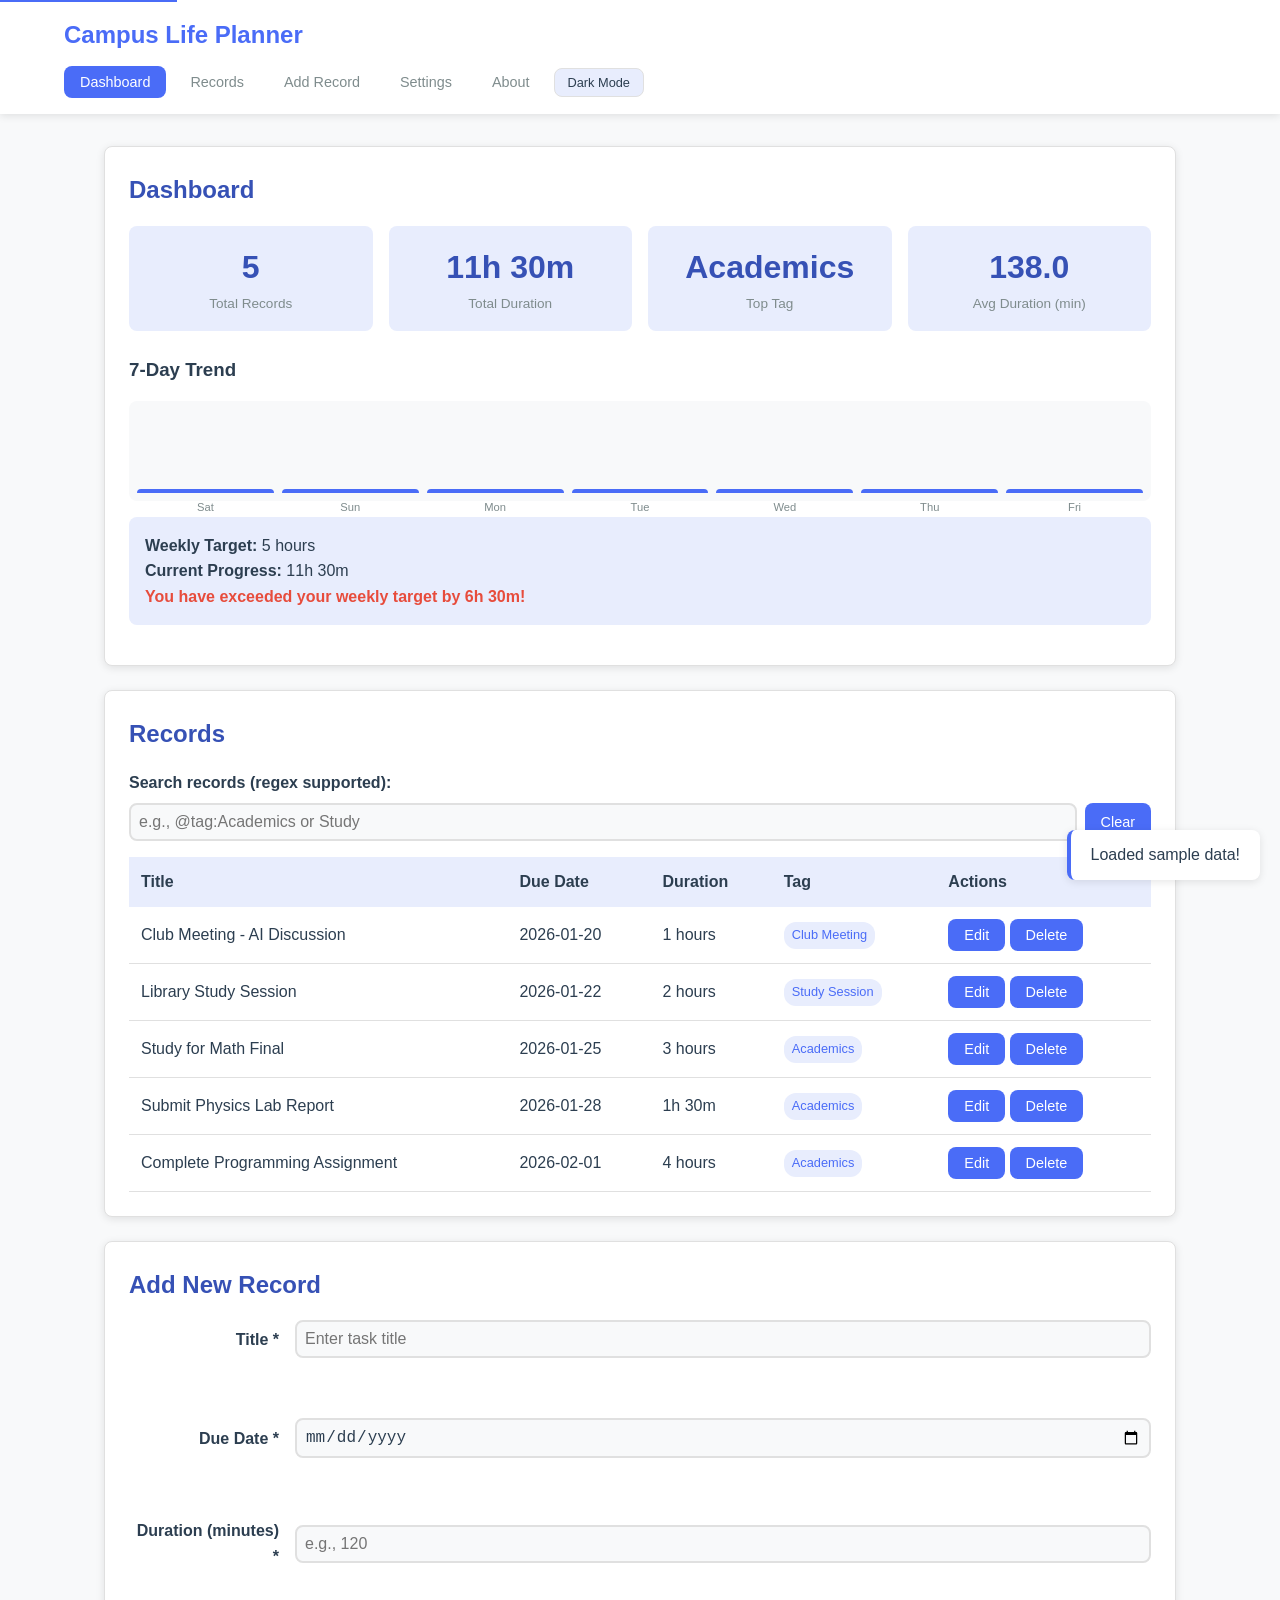
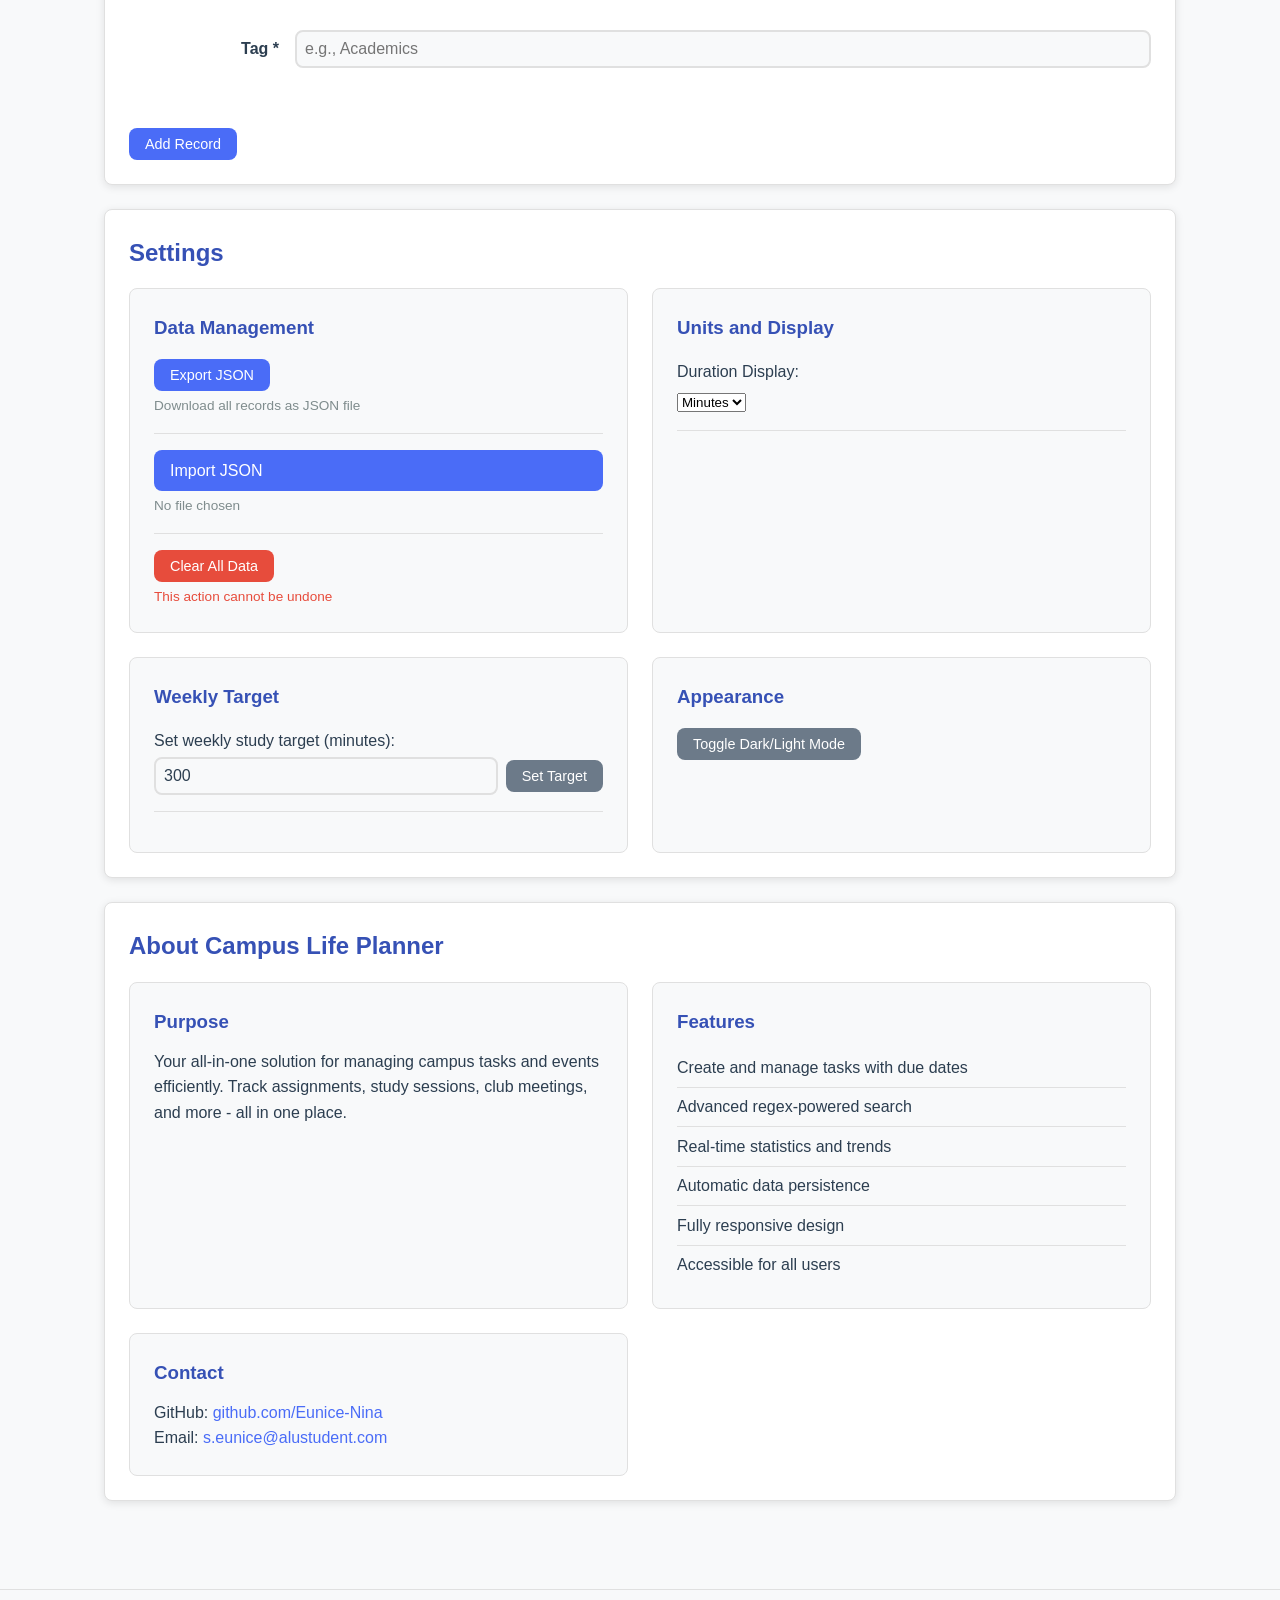
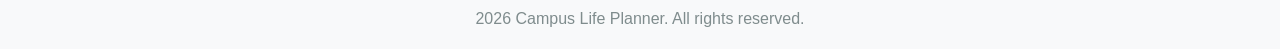
<file: index.html>
<!DOCTYPE html>
<html lang="en">
<head>
    <meta charset="UTF-8">
    <meta name="viewport" content="width=device-width, initial-scale=1.0">
    <title>Campus Life Planner</title>
    <link rel="stylesheet" href="styles/main.css">
</head>
<body>
    <a href="#main-content" class="skip-link">Skip to main content</a>

    <header role="banner">
        <div class="header-content">
            <h1>Campus Life Planner</h1>
        </div>
        <nav role="navigation" aria-label="Main navigation">
            <ul>
                <li><button data-section="dashboard" class="nav-btn active">Dashboard</button></li>
                <li><button data-section="records" class="nav-btn">Records</button></li>
                <li><button data-section="add-record" class="nav-btn">Add Record</button></li>
                <li><button data-section="settings" class="nav-btn">Settings</button></li>
                <li class="nav-about-wrapper">
                    <button data-section="about" class="nav-btn">About</button>
                    <button id="theme-toggle-nav" class="theme-btn-nav">Dark Mode</button>
                </li>
            </ul>
        </nav>
    </header>

    <main id="main-content" role="main">
        <!-- Dashboard Section -->
        <section id="section-dashboard" class="content-section">
            <h2>Dashboard</h2>
            <div id="stats-container" role="region" aria-live="polite" aria-atomic="true">
                <div class="stats-grid">
                    <div class="stat-card">
                        <div class="stat-value">0</div>
                        <div class="stat-label">Total Records</div>
                    </div>
                    <div class="stat-card">
                        <div class="stat-value">0</div>
                        <div class="stat-label">Total Minutes</div>
                    </div>
                    <div class="stat-card">
                        <div class="stat-value">N/A</div>
                        <div class="stat-label">Top Tag</div>
                    </div>
                    <div class="stat-card">
                        <div class="stat-value">0</div>
                        <div class="stat-label">Avg Minutes</div>
                    </div>
                </div>
            </div>
            <div id="cap-container" role="region" aria-live="assertive" aria-atomic="true">
                <div class="cap-display">
                    <p><strong>Weekly Target:</strong> 300 minutes</p>
                    <p><strong>Current Progress:</strong> 0 minutes</p>
                    <p class="success">Remaining time: 300 minutes to reach your weekly target</p>
                </div>
            </div>
        </section>

        <!-- Records Section -->
        <section id="section-records" class="content-section">
            <h2>Records</h2>
            <div class="search-container">
                <label for="search-input">Search records (regex supported):</label>
                <div class="search-wrapper">
                    <input type="text" id="search-input" placeholder="e.g., @tag:Academics or Study">
                    <button id="clear-search" aria-label="Clear search">Clear</button>
                </div>
            </div>
            <div id="records-container">
                <div class="empty-state">
                    <p>No records found</p>
                    <p>Start by adding your first record!</p>
                </div>
            </div>
        </section>

        <!-- Add/Edit Record Section -->
        <section id="section-add-record" class="content-section">
            <h2>Add New Record</h2>
            <form id="record-form" novalidate>
                <div class="form-group">
                    <label for="record-title">Title *</label>
                    <input type="text" id="record-title" required aria-describedby="title-error" placeholder="Enter task title">
                    <div id="title-error" class="error-message" role="alert"></div>
                </div>
                <div class="form-group">
                    <label for="record-due-date">Due Date *</label>
                    <input type="date" id="record-due-date" required aria-describedby="date-error">
                    <div id="date-error" class="error-message" role="alert"></div>
                </div>
                <div class="form-group">
                    <label for="record-duration">Duration (minutes) *</label>
                    <input type="number" id="record-duration" required min="0" aria-describedby="duration-error" placeholder="e.g., 120">
                    <div id="duration-error" class="error-message" role="alert"></div>
                </div>
                <div class="form-group">
                    <label for="record-tag">Tag *</label>
                    <input type="text" id="record-tag" required placeholder="e.g., Academics" aria-describedby="tag-error">
                    <div id="tag-error" class="error-message" role="alert"></div>
                </div>
                <input type="hidden" id="edit-id">
                <div class="form-actions">
                    <button type="submit" id="submit-btn">Add Record</button>
                    <button type="reset" id="cancel-btn" hidden>Cancel Edit</button>
                </div>
            </form>
        </section>

        <!-- Settings Section -->
        <section id="section-settings" class="content-section">
            <h2>Settings</h2>
            
            <div class="settings-grid">
                <div class="settings-card">
                    <h3>Data Management</h3>
                    <div class="settings-item">
                        <button id="export-btn" class="btn-primary">Export JSON</button>
                        <span class="settings-hint">Download all records as JSON file</span>
                    </div>
                    <div class="settings-item">
                        <label for="import-input" class="file-upload-label">
                            Import JSON
                            <input type="file" id="import-input" accept=".json">
                        </label>
                        <span id="file-name" class="settings-hint">No file chosen</span>
                    </div>
                    <div class="settings-item">
                        <button id="clear-data-btn" class="btn-danger">Clear All Data</button>
                        <span class="settings-hint warning">This action cannot be undone</span>
                    </div>
                </div>

                <div class="settings-card">
                    <h3>Units and Display</h3>
                    <div class="settings-item">
                        <label for="unit-select">Duration Display:</label>
                        <select id="unit-select">
                            <option value="minutes">Minutes</option>
                            <option value="hours">Hours</option>
                        </select>
                    </div>
                    <div id="conversion-display" class="settings-hint"></div>
                </div>

                <div class="settings-card">
                    <h3>Weekly Target</h3>
                    <div class="settings-item">
                        <label for="target-input">Set weekly study target (minutes):</label>
                        <div class="target-input-group">
                            <input type="number" id="target-input" min="0" value="300">
                            <button id="set-target-btn" class="btn-secondary">Set Target</button>
                        </div>
                    </div>
                    <div id="target-status" class="settings-hint"></div>
                </div>

                <div class="settings-card">
                    <h3>Appearance</h3>
                    <div class="settings-item">
                        <button id="theme-toggle-settings" class="btn-secondary">Toggle Dark/Light Mode</button>
                    </div>
                </div>
            </div>
        </section>

        <!-- About Section -->
        <section id="section-about" class="content-section">
            <h2>About Campus Life Planner</h2>
            <div class="about-content">
                <div class="about-card">
                    <h3>Purpose</h3>
                    <p>Your all-in-one solution for managing campus tasks and events efficiently. Track assignments, study sessions, club meetings, and more - all in one place.</p>
                </div>
                
                <div class="about-card">
                    <h3>Features</h3>
                    <ul class="feature-list">
                        <li>Create and manage tasks with due dates</li>
                        <li>Advanced regex-powered search</li>
                        <li>Real-time statistics and trends</li>
                        <li>Automatic data persistence</li>
                        <li>Fully responsive design</li>
                        <li>Accessible for all users</li>
                    </ul>
                </div>

                <div class="about-card">
                    <h3>Contact</h3>
                    <p>GitHub: <a href="https://github.com/Eunice-Nina" target="_blank">github.com/Eunice-Nina</a></p>
                    <p>Email: <a href="mailto:s.eunice@alustudent.com">s.eunice@alustudent.com</a></p>
                </div>
            </div>
        </section>
    </main>

    <footer role="contentinfo">
        <p>2026 Campus Life Planner. All rights reserved.</p>
    </footer>

    <script type="module" src="scripts/app.js"></script>
</body>
</html>
</file>
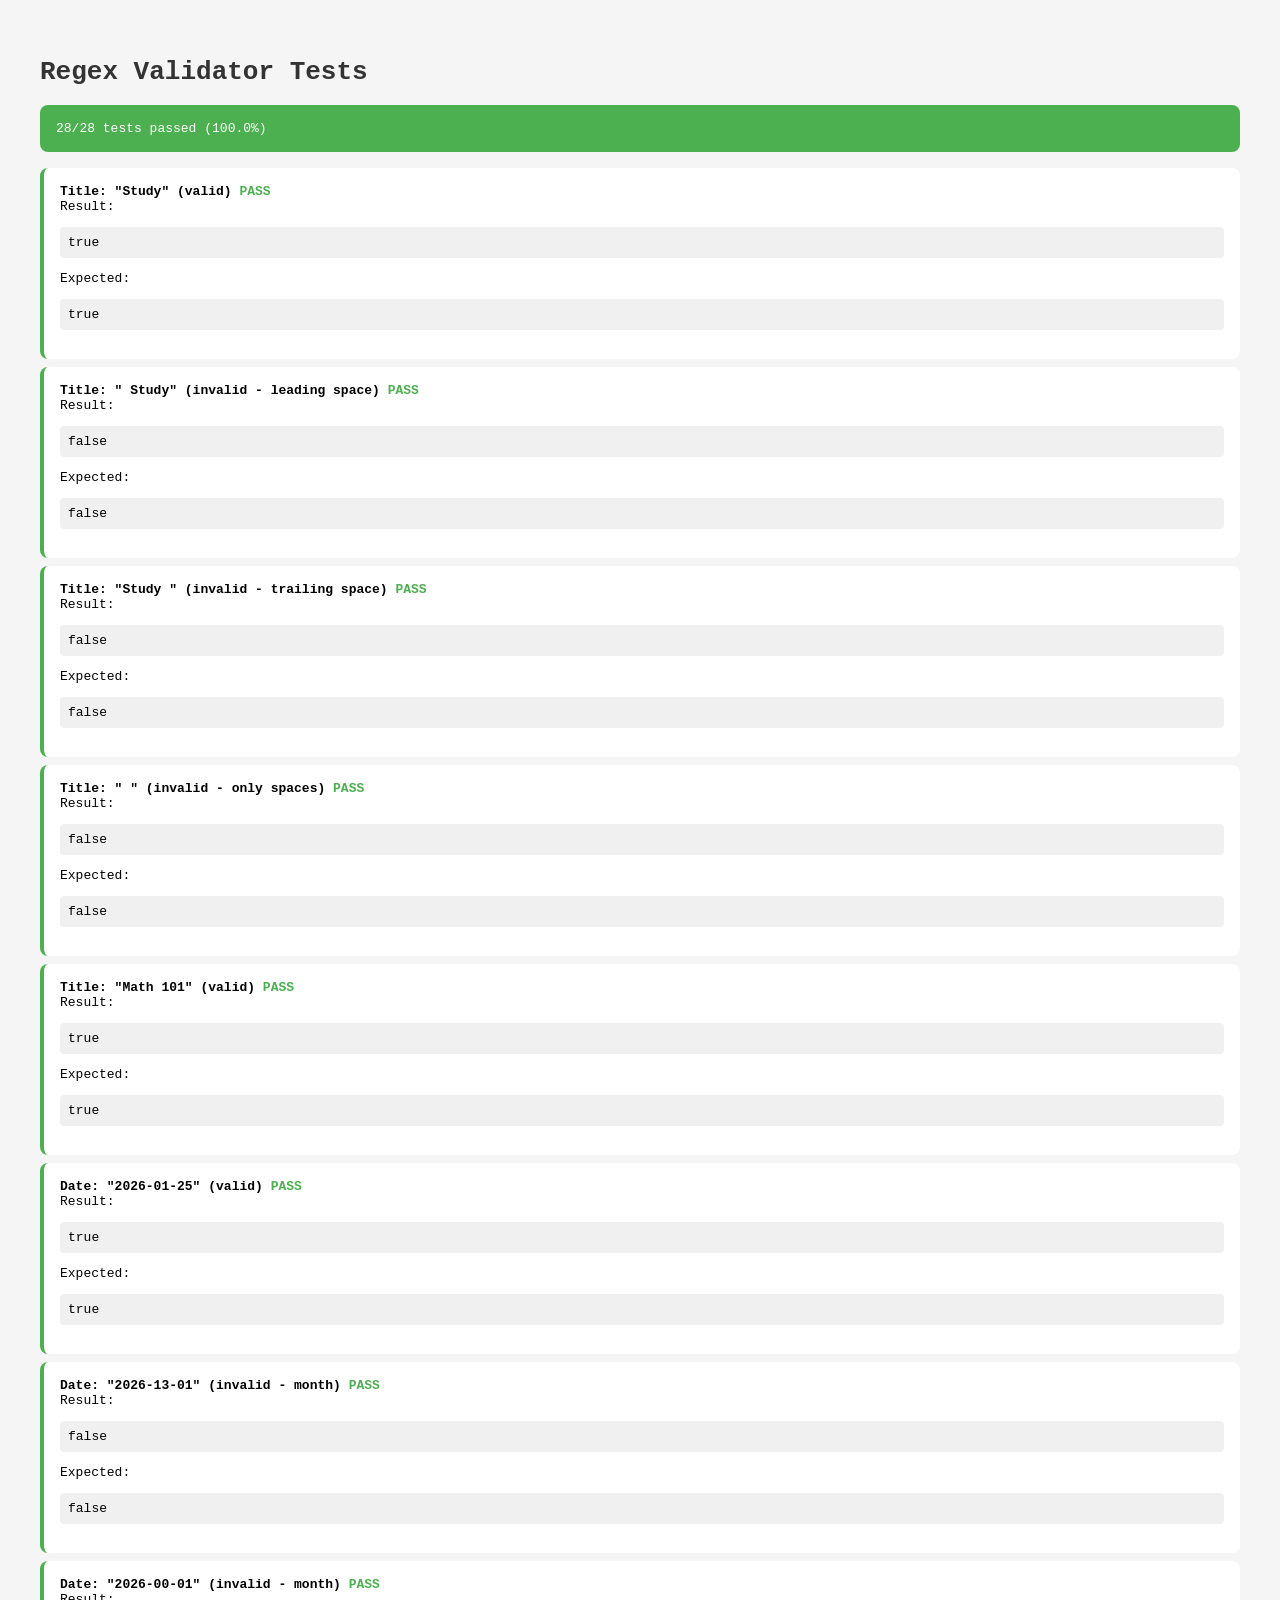
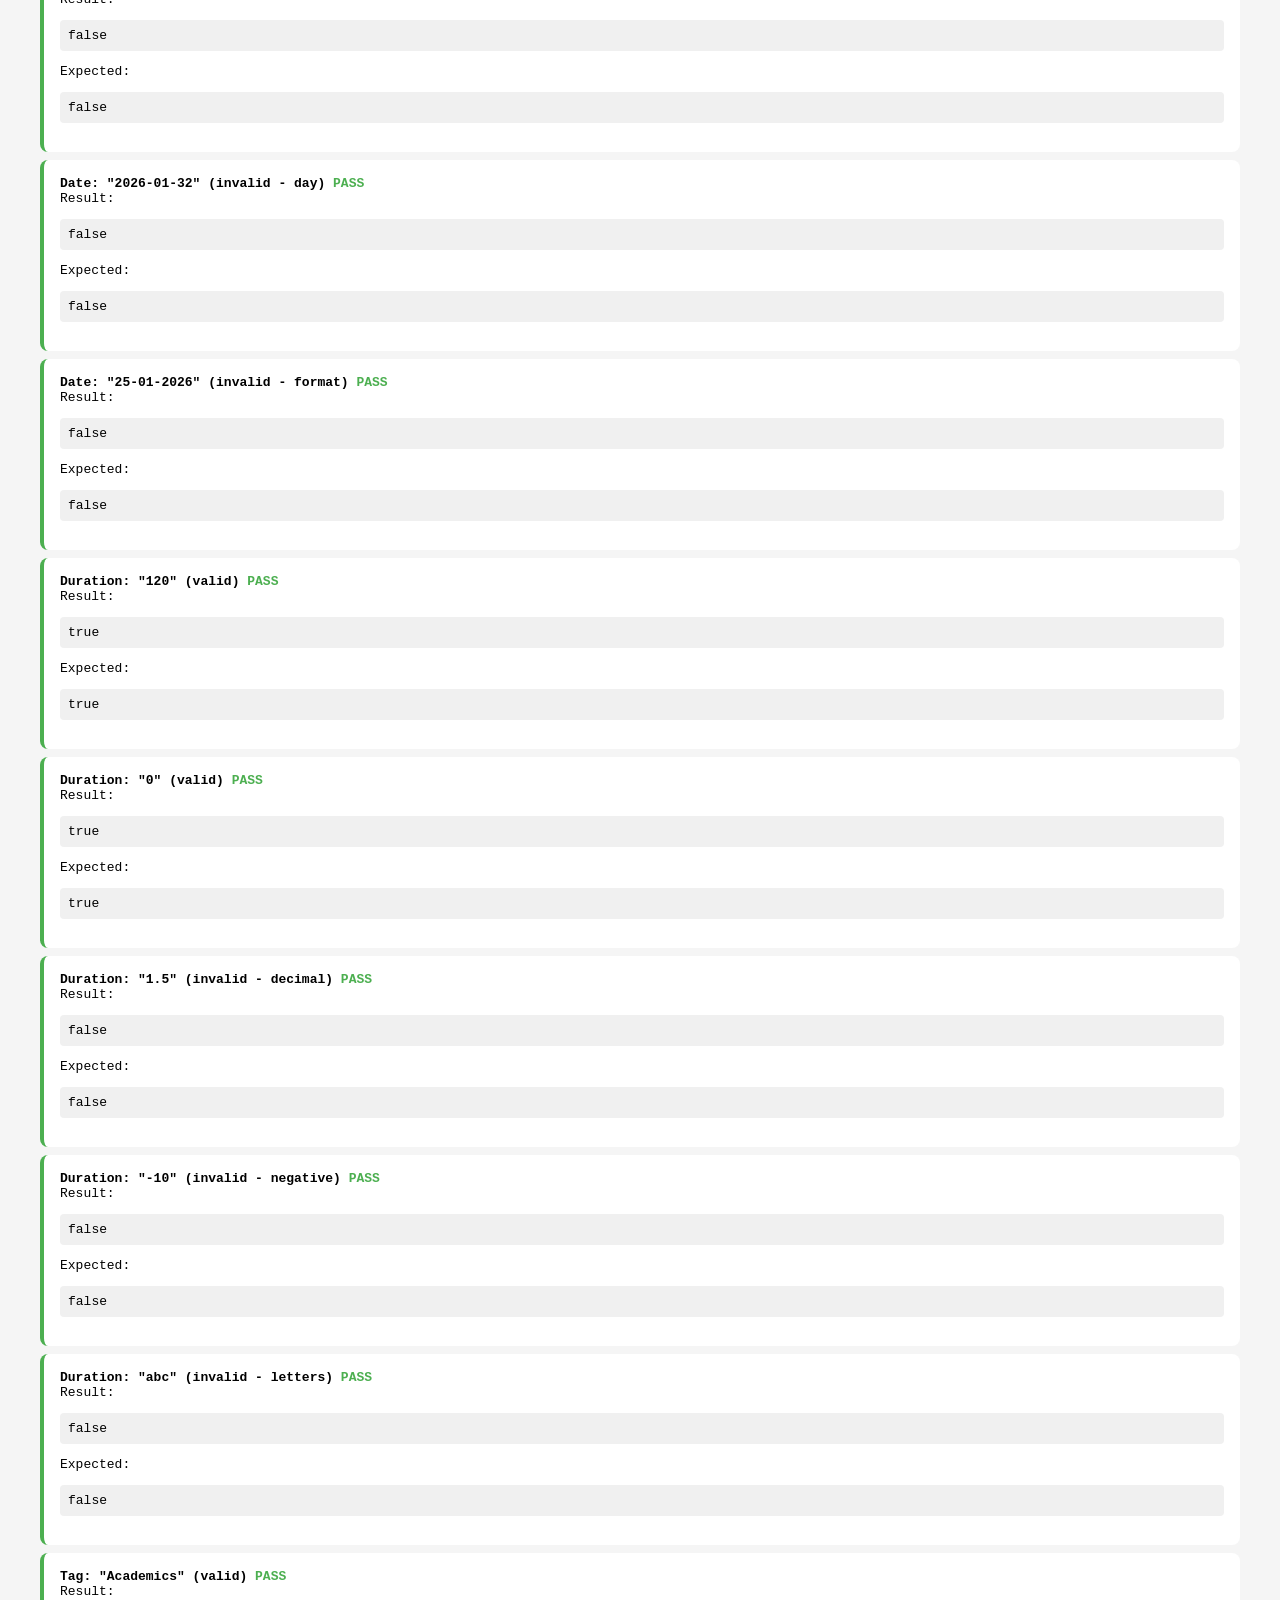
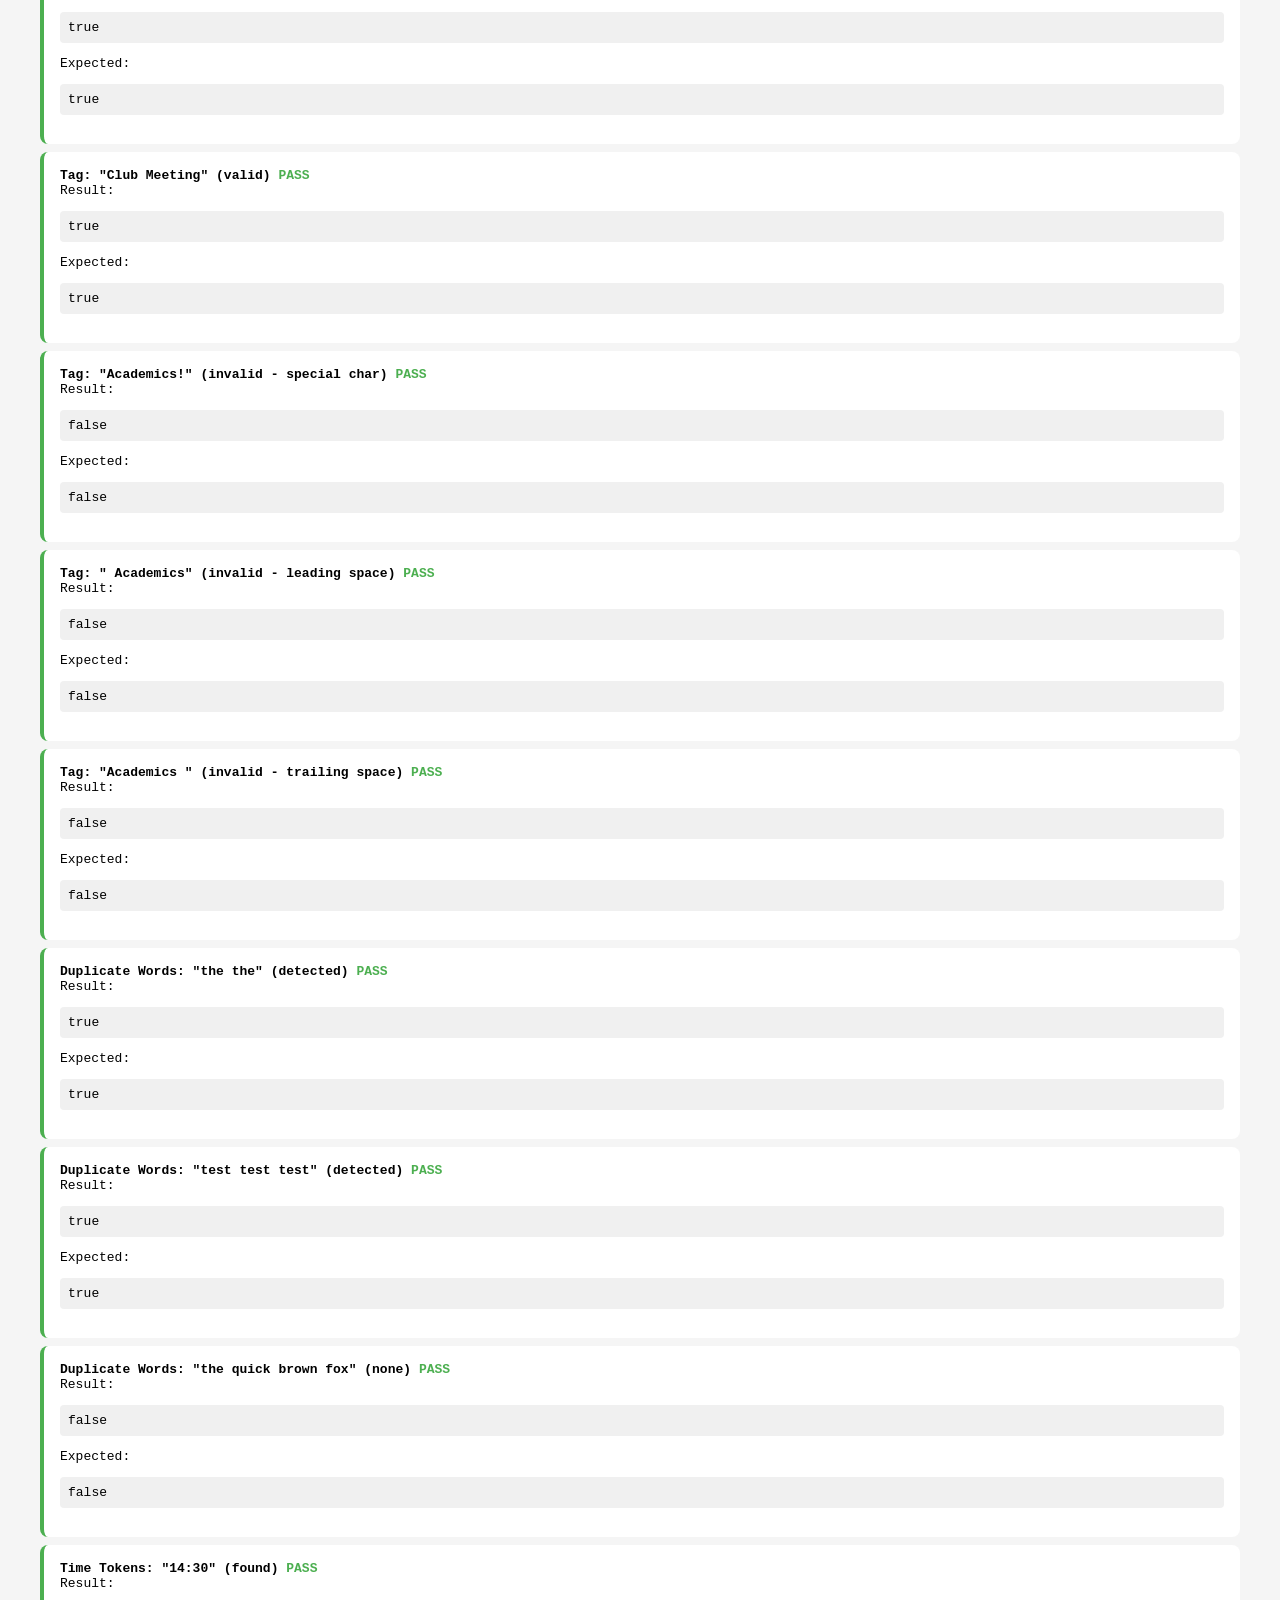
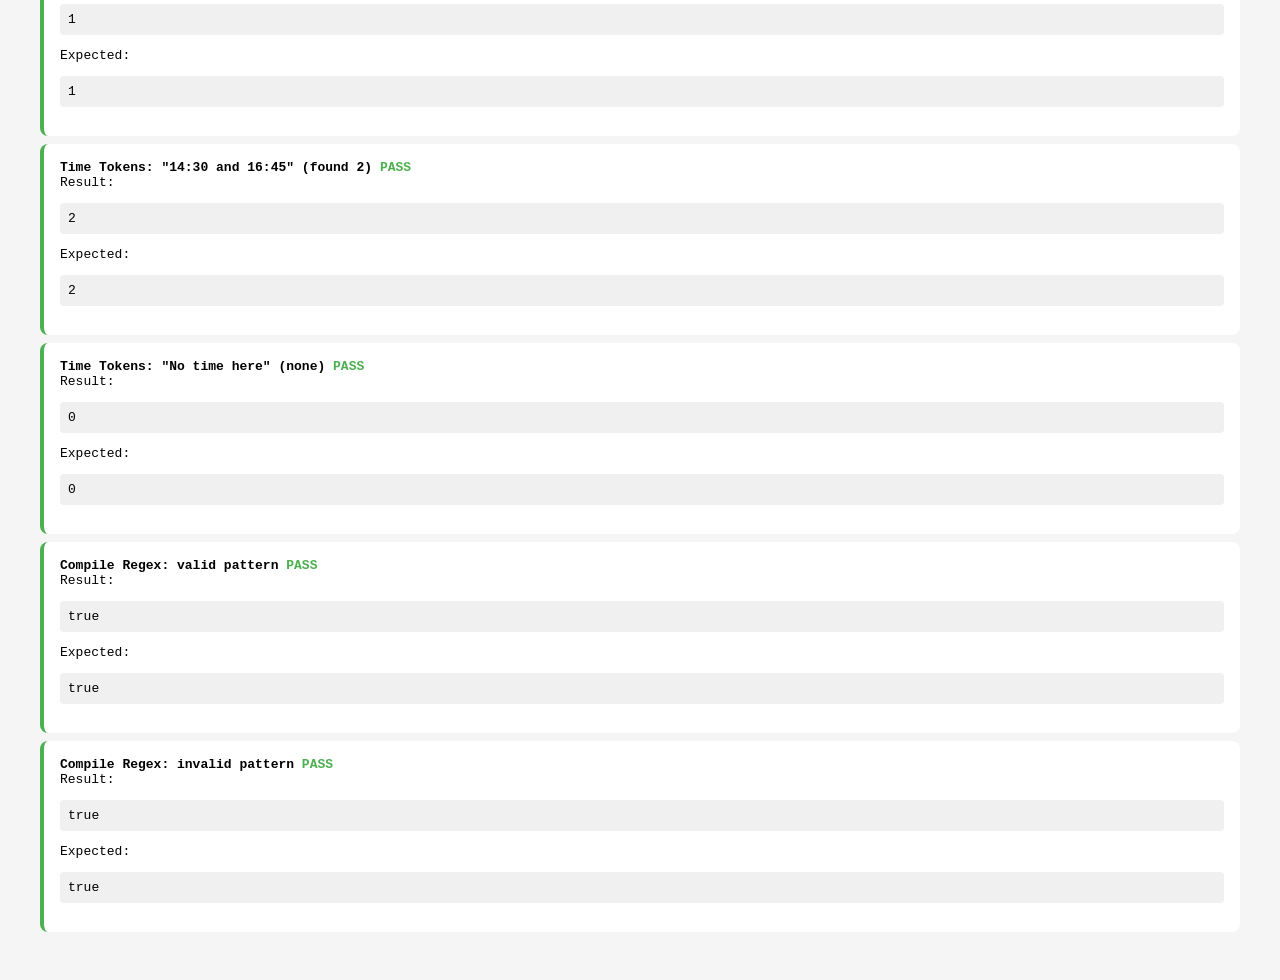
<file: tests.html>
<!DOCTYPE html>
<html lang="en">
<head>
    <meta charset="UTF-8">
    <meta name="viewport" content="width=device-width, initial-scale=1.0">
    <title>Regex Validation Tests</title>
    <style>
        body {
            font-family: monospace;
            padding: 2rem;
            background: #f5f5f5;
        }
        .test {
            background: white;
            padding: 1rem;
            margin: 0.5rem 0;
            border-radius: 8px;
            border-left: 4px solid #4CAF50;
        }
        .test.fail {
            border-left-color: #f44336;
        }
        .test .result {
            font-weight: bold;
        }
        .test .pass {
            color: #4CAF50;
        }
        .test .fail {
            color: #f44336;
        }
        pre {
            background: #f0f0f0;
            padding: 0.5rem;
            border-radius: 4px;
            overflow-x: auto;
        }
        h1 {
            color: #333;
        }
        .summary {
            background: #333;
            color: white;
            padding: 1rem;
            border-radius: 8px;
            margin: 1rem 0;
        }
    </style>
</head>
<body>
    <h1>Regex Validator Tests</h1>
    <div id="summary" class="summary">Running tests...</div>
    <div id="results"></div>

    <script type="module">
        import * as validators from './scripts/validators.js';

        const results = document.getElementById('results');
        const summary = document.getElementById('summary');
        let passed = 0;
        let total = 0;

        function runTest(name, testFn, expected = true) {
            total++;
            const result = testFn();
            const isPass = result === expected;
            if (isPass) passed++;
            
            const div = document.createElement('div');
            div.className = `test ${isPass ? '' : 'fail'}`;
            div.innerHTML = `
                <div>
                    <strong>${name}</strong>
                    <span class="result ${isPass ? 'pass' : 'fail'}">
                        ${isPass ? 'PASS' : 'FAIL'}
                    </span>
                </div>
                <div>Result: <pre>${String(result)}</pre></div>
                <div>Expected: <pre>${String(expected)}</pre></div>
            `;
            results.appendChild(div);
        }

        // Title Validator Tests
        runTest('Title: "Study" (valid)', () => validators.validateTitle('Study'), true);
        runTest('Title: " Study" (invalid - leading space)', () => validators.validateTitle(' Study'), false);
        runTest('Title: "Study " (invalid - trailing space)', () => validators.validateTitle('Study '), false);
        runTest('Title: " " (invalid - only spaces)', () => validators.validateTitle(' '), false);
        runTest('Title: "Math 101" (valid)', () => validators.validateTitle('Math 101'), true);

        // Date Validator Tests
        runTest('Date: "2026-01-25" (valid)', () => validators.validateDate('2026-01-25'), true);
        runTest('Date: "2026-13-01" (invalid - month)', () => validators.validateDate('2026-13-01'), false);
        runTest('Date: "2026-00-01" (invalid - month)', () => validators.validateDate('2026-00-01'), false);
        runTest('Date: "2026-01-32" (invalid - day)', () => validators.validateDate('2026-01-32'), false);
        runTest('Date: "25-01-2026" (invalid - format)', () => validators.validateDate('25-01-2026'), false);

        // Duration Validator Tests
        runTest('Duration: "120" (valid)', () => validators.validateDuration('120'), true);
        runTest('Duration: "0" (valid)', () => validators.validateDuration('0'), true);
        runTest('Duration: "1.5" (invalid - decimal)', () => validators.validateDuration('1.5'), false);
        runTest('Duration: "-10" (invalid - negative)', () => validators.validateDuration('-10'), false);
        runTest('Duration: "abc" (invalid - letters)', () => validators.validateDuration('abc'), false);

        // Tag Validator Tests
        runTest('Tag: "Academics" (valid)', () => validators.validateTag('Academics'), true);
        runTest('Tag: "Club Meeting" (valid)', () => validators.validateTag('Club Meeting'), true);
        runTest('Tag: "Academics!" (invalid - special char)', () => validators.validateTag('Academics!'), false);
        runTest('Tag: " Academics" (invalid - leading space)', () => validators.validateTag(' Academics'), false);
        runTest('Tag: "Academics " (invalid - trailing space)', () => validators.validateTag('Academics '), false);

        // Advanced: Duplicate Words
        runTest('Duplicate Words: "the the" (detected)', () => validators.hasDuplicateWords('the the'), true);
        runTest('Duplicate Words: "test test test" (detected)', () => validators.hasDuplicateWords('test test test'), true);
        runTest('Duplicate Words: "the quick brown fox" (none)', () => validators.hasDuplicateWords('the quick brown fox'), false);

        // Advanced: Time Tokens
        runTest('Time Tokens: "14:30" (found)', () => validators.findTimeTokens('Meeting at 14:30').length, 1);
        runTest('Time Tokens: "14:30 and 16:45" (found 2)', () => validators.findTimeTokens('14:30 and 16:45').length, 2);
        runTest('Time Tokens: "No time here" (none)', () => validators.findTimeTokens('No time here').length, 0);

        // Safe Regex Compiler
        runTest('Compile Regex: valid pattern', () => {
            const regex = validators.compileRegex('test');
            return regex instanceof RegExp;
        }, true);
        runTest('Compile Regex: invalid pattern', () => {
            const regex = validators.compileRegex('[');
            return regex === null;
        }, true);

        const percentage = ((passed / total) * 100).toFixed(1);
        summary.textContent = passed + '/' + total + ' tests passed (' + percentage + '%)';
        summary.style.background = passed === total ? '#4CAF50' : '#f44336';
    </script>
</body>
</html>
</file>
<file: styles/main.css>
/* Reset and Base Styles */
* {
    margin: 0;
    padding: 0;
    box-sizing: border-box;
}

:root {
    --primary: #4A6CF7;
    --primary-dark: #3651B5;
    --primary-light: #E8EDFD;
    --secondary: #6C7A89;
    --success: #2ECC71;
    --danger: #E74C3C;
    --warning: #F39C12;
    --background: #F8F9FA;
    --surface: #FFFFFF;
    --text: #2C3E50;
    --text-light: #7F8C8D;
    --border: #E0E0E0;
    --shadow: 0 2px 8px rgba(0, 0, 0, 0.1);
    --radius: 8px;
    --transition: all 0.3s ease;
    --header-bg: #FFFFFF;
}

body {
    font-family: -apple-system, BlinkMacSystemFont, 'Segoe UI', Roboto, Oxygen, Ubuntu, sans-serif;
    background-color: var(--background);
    color: var(--text);
    line-height: 1.6;
    transition: var(--transition);
}

/* Dark Mode */
body.dark-mode {
    --background: #1A1A2E;
    --surface: #16213E;
    --text: #EAEAEA;
    --text-light: #AAAAAA;
    --border: #2A2A4A;
    --shadow: 0 2px 8px rgba(0, 0, 0, 0.3);
    --header-bg: #16213E;
    --primary-light: #2A2A4A;
}

/* Skip Link */
.skip-link {
    position: absolute;
    top: -40px;
    left: 0;
    padding: 8px 16px;
    background: var(--primary);
    color: white;
    z-index: 1000;
    transition: top 0.3s;
    text-decoration: none;
}

.skip-link:focus {
    top: 0;
}

/* Header */
header {
    background: var(--header-bg);
    padding: 1rem;
    box-shadow: var(--shadow);
    position: sticky;
    top: 0;
    z-index: 100;
    transition: var(--transition);
    border: none;
}

.header-content {
    display: flex;
    justify-content: space-between;
    align-items: center;
    margin-bottom: 0.75rem;
}

header h1 {
    font-size: 1.25rem;
    color: var(--primary);
}

/* Navigation */
nav ul {
    list-style: none;
    display: flex;
    flex-wrap: wrap;
    gap: 0.5rem;
    align-items: center;
}

nav ul li {
    display: flex;
    align-items: center;
}

.nav-about-wrapper {
    display: flex;
    align-items: center;
    gap: 0.5rem;
}

.nav-btn {
    background: none;
    border: none;
    padding: 0.5rem 1rem;
    cursor: pointer;
    font-size: 0.9rem;
    color: var(--text-light);
    border-radius: var(--radius);
    transition: var(--transition);
}

.nav-btn:hover {
    background: var(--primary-light);
    color: var(--primary);
}

.nav-btn.active {
    background: var(--primary);
    color: white;
}

.nav-btn:focus {
    outline: 2px solid var(--primary);
    outline-offset: 2px;
}

/* Dark Mode button in navigation */
.theme-btn-nav {
    background: var(--primary-light);
    color: var(--text);
    border: 1px solid var(--border);
    padding: 0.4rem 0.8rem;
    border-radius: var(--radius);
    cursor: pointer;
    transition: var(--transition);
    font-size: 0.8rem;
    white-space: nowrap;
}

.theme-btn-nav:hover {
    background: var(--primary);
    color: white;
}

/* Main Content */
main {
    max-width: 1200px;
    margin: 0 auto;
    padding: 1rem;
}

/* Content Sections - All visible and scrollable */
.content-section {
    background: var(--surface);
    border-radius: var(--radius);
    padding: 1.5rem;
    margin-bottom: 1.5rem;
    box-shadow: var(--shadow);
    transition: var(--transition);
    scroll-margin-top: 120px;
    border: 1px solid var(--border);
}

.content-section:focus {
    outline: none;
}

.content-section h2 {
    margin-bottom: 1rem;
    color: var(--primary-dark);
}

/* Buttons */
button {
    padding: 0.5rem 1rem;
    border: none;
    border-radius: var(--radius);
    background: var(--primary);
    color: white;
    cursor: pointer;
    transition: var(--transition);
    font-size: 0.9rem;
}

button:hover {
    background: var(--primary-dark);
    transform: translateY(-1px);
}

button:disabled {
    opacity: 0.6;
    cursor: not-allowed;
}

.btn-primary {
    background: var(--primary);
    color: white;
}

.btn-secondary {
    background: var(--secondary);
    color: white;
}

.btn-danger {
    background: var(--danger);
    color: white;
}

.btn-danger:hover {
    background: #C0392B;
}

/* Forms */
.form-group {
    margin-bottom: 1rem;
}

.form-group label {
    display: block;
    margin-bottom: 0.25rem;
    font-weight: 600;
}

.form-group input {
    width: 100%;
    padding: 0.5rem;
    border: 2px solid var(--border);
    border-radius: var(--radius);
    font-size: 1rem;
    transition: var(--transition);
    background: var(--background);
    color: var(--text);
}

.form-group input:focus {
    outline: none;
    border-color: var(--primary);
}

.form-group input.error {
    border-color: var(--danger);
}

.error-message {
    color: var(--danger);
    font-size: 0.85rem;
    margin-top: 0.25rem;
    min-height: 1.5rem;
}

.form-actions {
    display: flex;
    gap: 0.5rem;
    margin-top: 1rem;
}

/* Records */
.records-table {
    overflow-x: auto;
}

table {
    width: 100%;
    border-collapse: collapse;
}

thead {
    background: var(--primary-light);
}

th {
    padding: 0.75rem;
    text-align: left;
    cursor: pointer;
    user-select: none;
}

th:hover {
    background: var(--primary);
    color: white;
}

td {
    padding: 0.75rem;
    border-bottom: 1px solid var(--border);
}

/* Cards (Mobile) */
.records-cards {
    display: none;
}

.card {
    background: var(--surface);
    border: 1px solid var(--border);
    border-radius: var(--radius);
    padding: 1rem;
    margin-bottom: 0.75rem;
    transition: var(--transition);
}

.card:hover {
    box-shadow: var(--shadow);
}

.card-title {
    font-weight: 600;
    font-size: 1.1rem;
}

.card-tag {
    display: inline-block;
    background: var(--primary-light);
    color: var(--primary);
    padding: 0.2rem 0.5rem;
    border-radius: 12px;
    font-size: 0.8rem;
}

.card-actions {
    display: flex;
    gap: 0.5rem;
    margin-top: 0.5rem;
}

.tag-badge {
    display: inline-block;
    background: var(--primary-light);
    color: var(--primary);
    padding: 0.2rem 0.5rem;
    border-radius: 12px;
    font-size: 0.8rem;
}

/* Search */
.search-container {
    margin-bottom: 1rem;
}

.search-container label {
    display: block;
    margin-bottom: 0.5rem;
    font-weight: 600;
}

.search-wrapper {
    display: flex;
    gap: 0.5rem;
}

.search-wrapper input {
    flex: 1;
    padding: 0.5rem;
    border: 2px solid var(--border);
    border-radius: var(--radius);
    font-size: 1rem;
    background: var(--background);
    color: var(--text);
}

.search-wrapper input:focus {
    outline: none;
    border-color: var(--primary);
}

/* Dashboard Stats */
.stats-grid {
    display: grid;
    grid-template-columns: repeat(auto-fit, minmax(150px, 1fr));
    gap: 1rem;
    margin: 1rem 0;
}

.stat-card {
    background: var(--primary-light);
    padding: 1rem;
    border-radius: var(--radius);
    text-align: center;
    transition: var(--transition);
}

.stat-value {
    font-size: 2rem;
    font-weight: bold;
    color: var(--primary-dark);
}

.stat-label {
    font-size: 0.85rem;
    color: var(--text-light);
}

/* Trend Chart */
.trend-section {
    margin-top: 1.5rem;
}

.trend-section h3 {
    margin-bottom: 0.5rem;
}

.trend-chart {
    display: flex;
    align-items: flex-end;
    gap: 0.5rem;
    height: 100px;
    margin: 1rem 0;
    padding: 0.5rem;
    background: var(--background);
    border-radius: var(--radius);
}

.trend-bar {
    flex: 1;
    background: var(--primary);
    border-radius: 4px 4px 0 0;
    transition: height 0.3s ease;
    min-height: 4px;
    position: relative;
}

.trend-bar-label {
    position: absolute;
    bottom: -1.5rem;
    left: 50%;
    transform: translateX(-50%);
    font-size: 0.7rem;
    color: var(--text-light);
    white-space: nowrap;
}

/* Cap Display */
.cap-display {
    padding: 1rem;
    background: var(--primary-light);
    border-radius: var(--radius);
    margin: 1rem 0;
}

.cap-display .success {
    color: var(--success);
    font-weight: 600;
}

.cap-display .danger {
    color: var(--danger);
    font-weight: 600;
}

/* Settings */
.settings-grid {
    display: grid;
    grid-template-columns: repeat(auto-fit, minmax(280px, 1fr));
    gap: 1.5rem;
    margin-top: 1rem;
}

.settings-card {
    background: var(--background);
    border-radius: var(--radius);
    padding: 1.5rem;
    transition: var(--transition);
    border: 1px solid var(--border);
}

.settings-card h3 {
    margin-bottom: 1rem;
    color: var(--primary-dark);
}

.settings-item {
    margin-bottom: 1rem;
    padding-bottom: 1rem;
    border-bottom: 1px solid var(--border);
}

.settings-item:last-child {
    border-bottom: none;
    margin-bottom: 0;
    padding-bottom: 0;
}

.settings-item label {
    display: block;
    margin-bottom: 0.25rem;
    font-weight: 500;
}

.settings-hint {
    display: block;
    font-size: 0.85rem;
    color: var(--text-light);
    margin-top: 0.25rem;
}

.settings-hint.warning {
    color: var(--danger);
}

.file-upload-label {
    display: inline-block;
    padding: 0.5rem 1rem;
    background: var(--primary);
    color: white;
    border-radius: var(--radius);
    cursor: pointer;
    transition: var(--transition);
}

.file-upload-label:hover {
    background: var(--primary-dark);
}

.file-upload-label input[type="file"] {
    display: none;
}

.target-input-group {
    display: flex;
    gap: 0.5rem;
    align-items: center;
}

.target-input-group input {
    flex: 1;
    padding: 0.5rem;
    border: 2px solid var(--border);
    border-radius: var(--radius);
    font-size: 1rem;
    background: var(--background);
    color: var(--text);
}

.target-input-group input:focus {
    outline: none;
    border-color: var(--primary);
}

/* About Section */
.about-content {
    display: grid;
    grid-template-columns: repeat(auto-fit, minmax(250px, 1fr));
    gap: 1.5rem;
    margin-top: 1rem;
}

.about-card {
    background: var(--background);
    border-radius: var(--radius);
    padding: 1.5rem;
    transition: var(--transition);
    border: 1px solid var(--border);
}

.about-card h3 {
    color: var(--primary-dark);
    margin-bottom: 0.75rem;
}

.about-card p {
    color: var(--text);
    line-height: 1.6;
}

.about-card a {
    color: var(--primary);
    text-decoration: none;
}

.about-card a:hover {
    text-decoration: underline;
}

.feature-list {
    list-style: none;
    padding: 0;
}

.feature-list li {
    padding: 0.4rem 0;
    border-bottom: 1px solid var(--border);
}

.feature-list li:last-child {
    border-bottom: none;
}

/* Animations */
@keyframes fadeIn {
    from {
        opacity: 0;
        transform: translateY(10px);
    }
    to {
        opacity: 1;
        transform: translateY(0);
    }
}

/* Responsive Breakpoints */

/* Tablet: 768px */
@media (min-width: 768px) {
    header {
        padding: 1rem 2rem;
    }

    header h1 {
        font-size: 1.5rem;
    }

    main {
        padding: 2rem;
    }

    .stats-grid {
        grid-template-columns: repeat(4, 1fr);
    }

    .records-table {
        display: block;
    }

    .records-cards {
        display: none;
    }

    .settings-grid {
        grid-template-columns: repeat(2, 1fr);
    }

    .about-content {
        grid-template-columns: repeat(2, 1fr);
    }
}

/* Desktop: 1024px */
@media (min-width: 1024px) {
    header {
        padding: 1rem 4rem;
    }

    main {
        padding: 2rem 4rem;
    }

    .form-group {
        display: grid;
        grid-template-columns: 150px 1fr;
        align-items: center;
        gap: 1rem;
    }

    .form-group label {
        margin-bottom: 0;
        text-align: right;
    }

    .form-actions {
        grid-column: 2;
    }
}

/* Mobile: up to 360px */
@media (max-width: 360px) {
    header h1 {
        font-size: 1rem;
    }

    .nav-btn {
        font-size: 0.75rem;
        padding: 0.3rem 0.5rem;
    }

    .content-section {
        padding: 1rem;
    }

    .stats-grid {
        grid-template-columns: 1fr 1fr;
    }

    .stat-value {
        font-size: 1.5rem;
    }

    .settings-grid {
        grid-template-columns: 1fr;
    }

    .about-content {
        grid-template-columns: 1fr;
    }

    .target-input-group {
        flex-direction: column;
    }
}

/* Responsive table for mobile */
@media (max-width: 767px) {
    .records-table {
        display: none;
    }

    .records-cards {
        display: block;
    }
}

/* Status Container */
#status-container {
    position: fixed;
    bottom: 20px;
    right: 20px;
    padding: 12px 20px;
    border-radius: var(--radius);
    background: var(--surface);
    color: var(--text);
    max-width: 400px;
    z-index: 1000;
    box-shadow: var(--shadow);
    display: none;
    animation: slideUp 0.3s ease;
    border-left: 4px solid var(--primary);
}

#status-container.success {
    border-left-color: var(--success);
}

#status-container.error {
    border-left-color: var(--danger);
}

#status-container.info {
    border-left-color: var(--primary);
}

@keyframes slideUp {
    from {
        opacity: 0;
        transform: translateY(20px);
    }
    to {
        opacity: 1;
        transform: translateY(0);
    }
}

/* Empty State */
.empty-state {
    text-align: center;
    padding: 2rem;
    color: var(--text-light);
}

.empty-state p {
    margin: 0.5rem 0;
}

/* Mark highlights */
mark {
    background-color: #FFF3B0;
    padding: 0.1rem 0.2rem;
    border-radius: 2px;
}

/* Scroll margin for sections */
.content-section {
    scroll-margin-top: 100px;
}

/* Footer */
footer {
    text-align: center;
    padding: 1rem;
    margin-top: 2rem;
    border-top: 1px solid var(--border);
    color: var(--text-light);
}

footer p {
    margin: 0;
}
</file>
